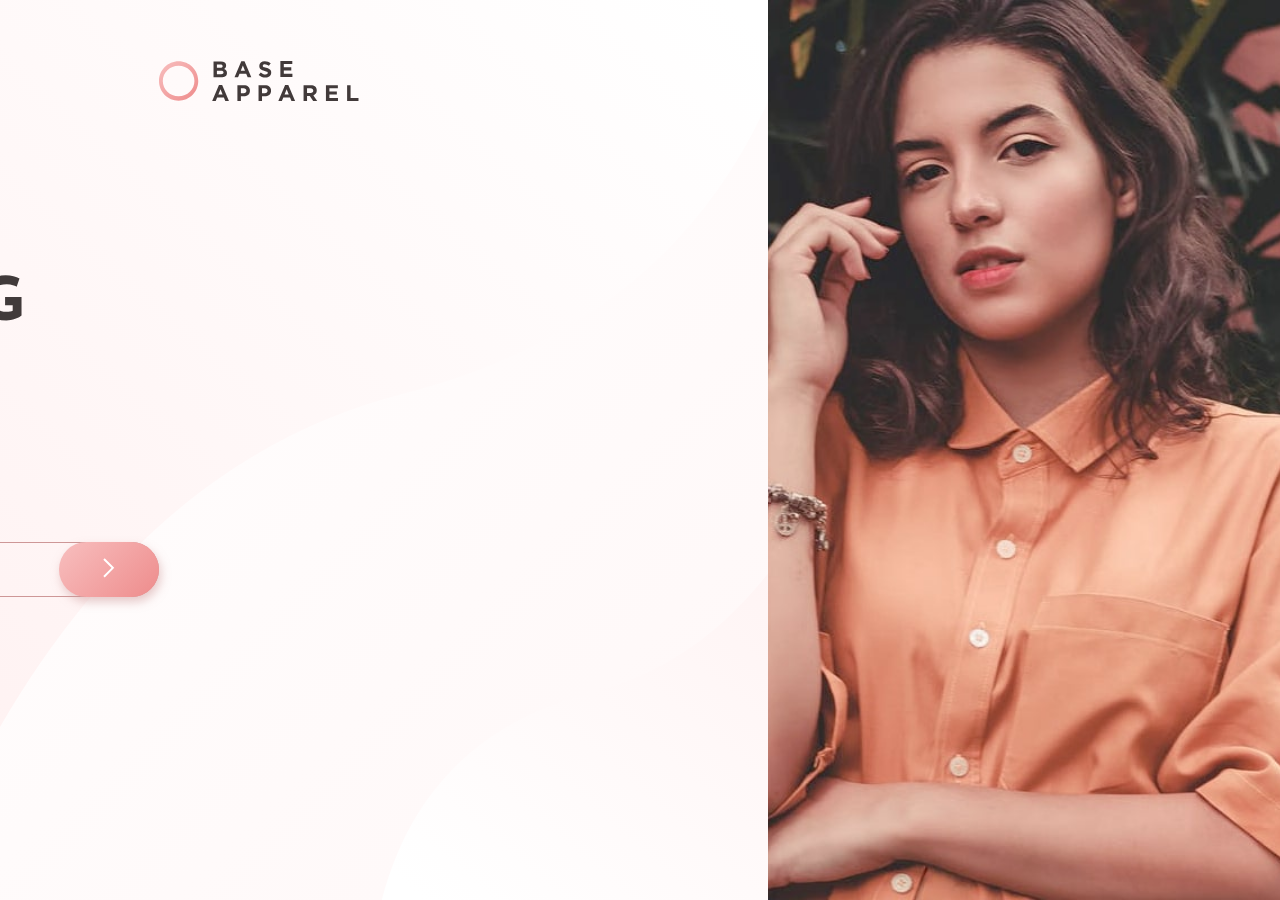
<file: base-apparel-coming-soon-master/index.html>
<!DOCTYPE html>
<html lang="en">
	<head>
		<meta charset="UTF-8" />
		<meta name="viewport" content="width=device-width, initial-scale=1.0" />

		<link
			rel="icon"
			type="image/png"
			sizes="32x32"
			href="./images/favicon-32x32.png"
		/>
		<link rel="stylesheet" href="style.css" />

		<title>Frontend Mentor | Base Apparel coming soon page</title>
	</head>
	<body>
		<div class="container">
			<div class="left">
				<div class="inner-container">
					<img class="logo" src="./images/logo.svg" alt="logo" />

					<img
						class="bg-mobile"
						src="./images/hero-mobile.jpg"
						alt="background mobile"
					/>
					<h1>
						<span>We're</span>
						<br />
						coming
						<br />
						soon
					</h1>

					<p>
						Hello fellow shoppers! We're currently building our new fashion
						store. Add your email below to stay up-to-date with announcements
						and our launch deals.
					</p>

					<form id="form">
						<input id="email" type="email" placeholder="Email Address" />
						<img class="error-icon" src="./images/icon-error.svg" alt="error" />
						<button>
							<img src="./images/icon-arrow.svg" alt="arrow" />
						</button>
						<small>Please provide a valid email</small>
					</form>
				</div>
			</div>

			<div class="right bg-image"></div>
		</div>

		<script src="script.js"></script>
	</body>
</html>
</file>
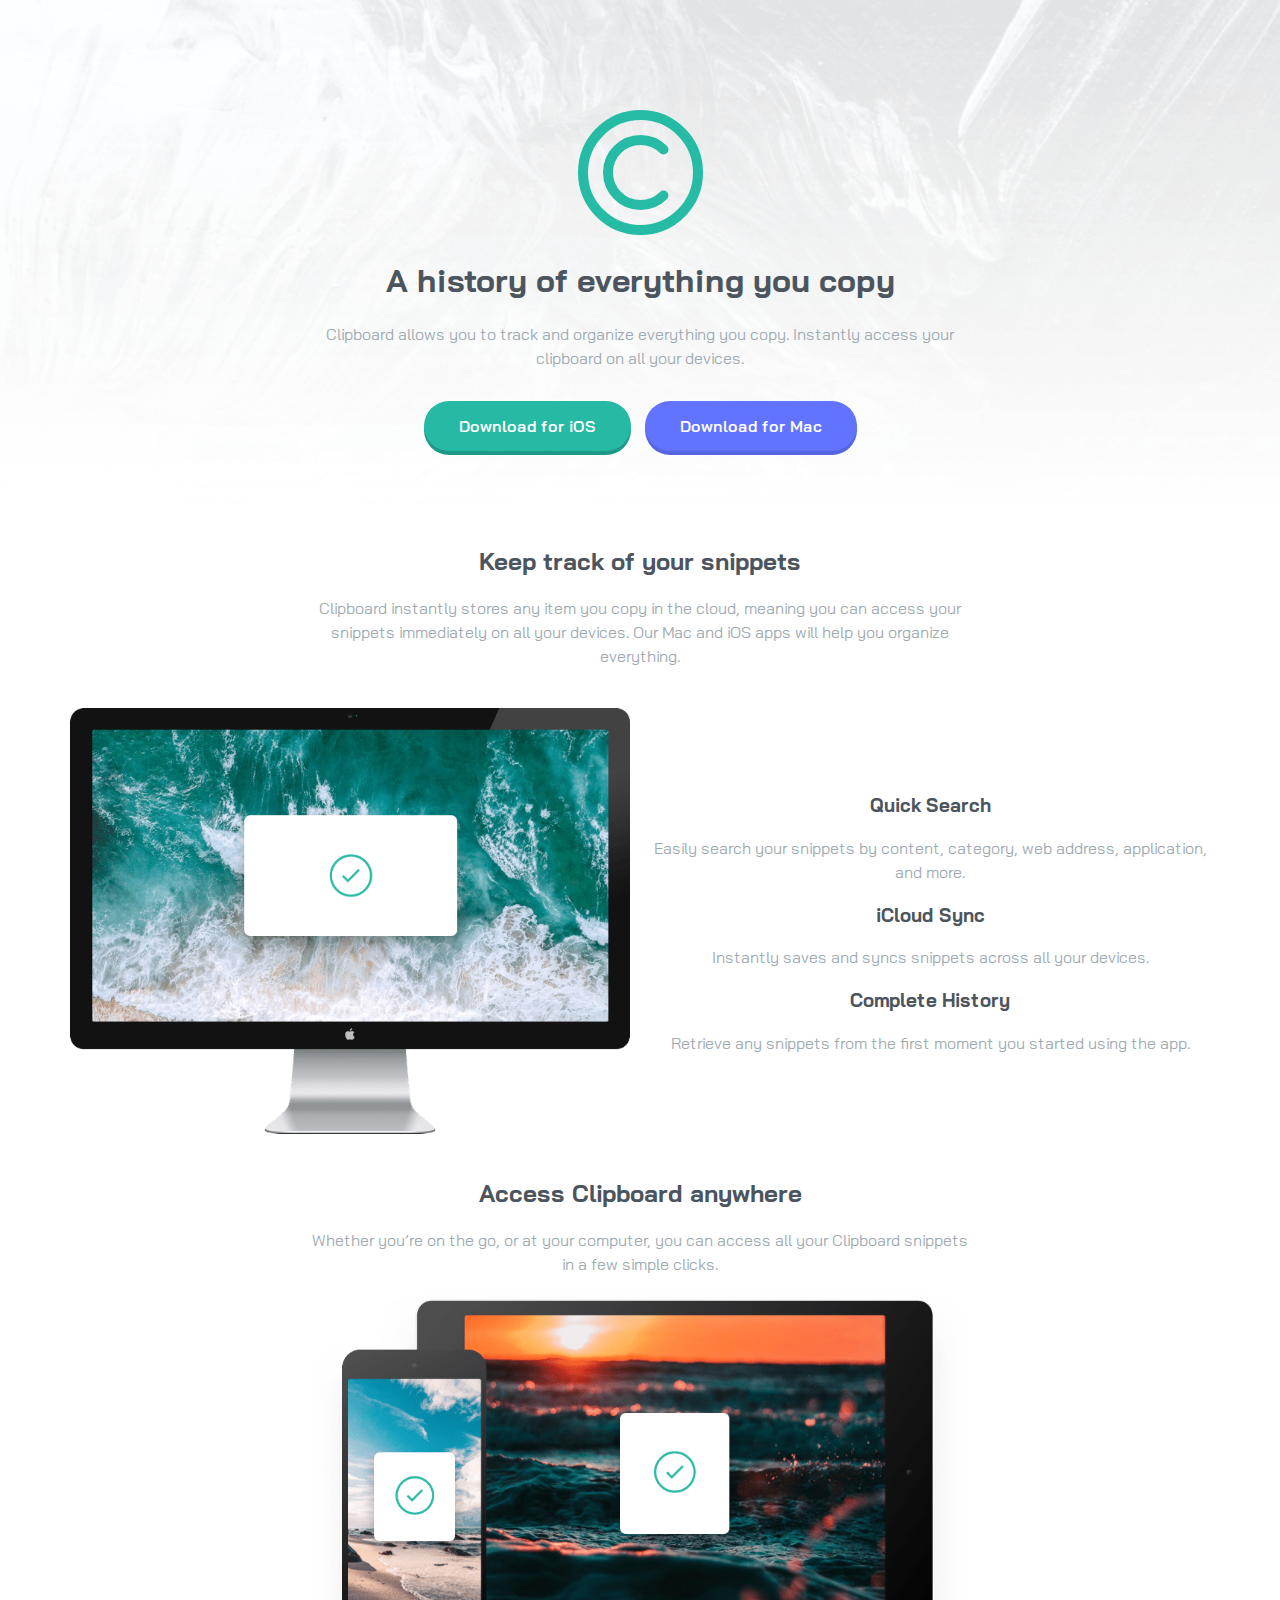
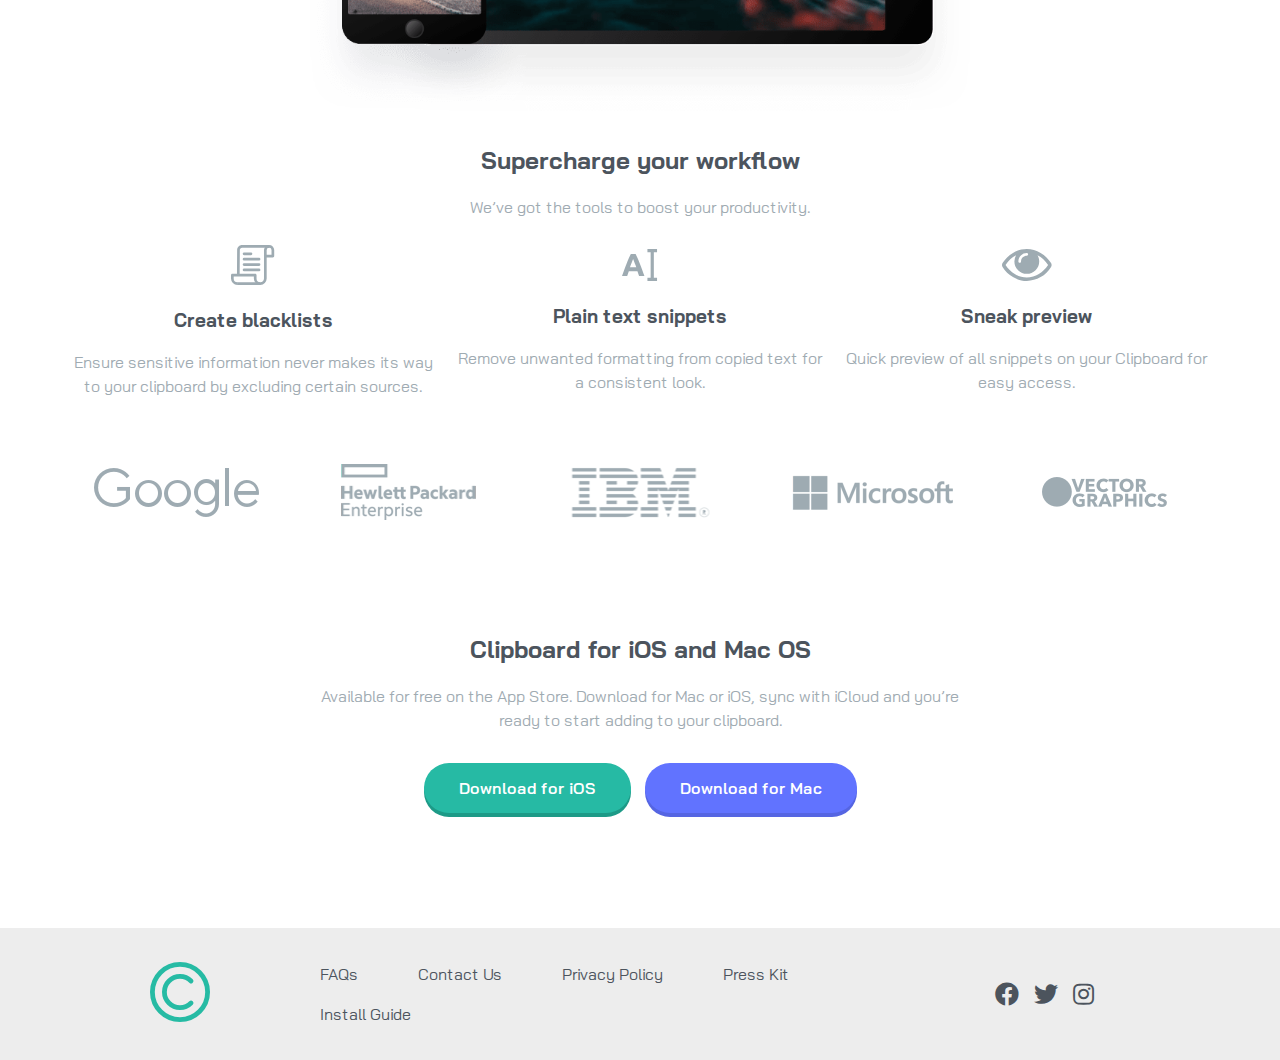
<file: clipboard-landing-page/index.html>
<!DOCTYPE html>
<html lang="en">
	<head>
		<meta charset="UTF-8" />
		<meta name="viewport" content="width=device-width, initial-scale=1.0" />
		<!-- displays site properly based on user's device -->

		<link
			rel="icon"
			type="image/png"
			sizes="32x32"
			href="./images/favicon-32x32.png"
		/>

		<title>Frontend Mentor | Clipboard landing page</title>
		<link
			rel="stylesheet"
			href="https://cdnjs.cloudflare.com/ajax/libs/font-awesome/5.13.0/css/all.min.css"
		/>

		<link rel="stylesheet" href="style.css" />
	</head>
	<body>
		<header>
			<div class="container container-small">
				<img src="./images/logo.svg" alt="logo" />
				<h1>
					A history of everything you copy
				</h1>
				<p>
					Clipboard allows you to track and organize everything you copy.
					Instantly access your clipboard on all your devices.
				</p>

				<div>
					<button class="btn btn-primary">
						Download for iOS
					</button>
					<button class="btn btn-secondary">
						Download for Mac
					</button>
				</div>
			</div>
		</header>

		<section class="container">
			<div class="container container-small">
				<h2>
					Keep track of your snippets
				</h2>
				<p>
					Clipboard instantly stores any item you copy in the cloud, meaning you
					can access your snippets immediately on all your devices. Our Mac and
					iOS apps will help you organize everything.
				</p>
			</div>

			<div class="flex">
				<div>
					<img src="./images/image-computer.png" alt="computer" />
				</div>

				<div>
					<h3>
						Quick Search
					</h3>
					<p>
						Easily search your snippets by content, category, web address,
						application, and more.
					</p>

					<h3>
						iCloud Sync
					</h3>
					<p>
						Instantly saves and syncs snippets across all your devices.
					</p>

					<h3>
						Complete History
					</h3>
					<p>
						Retrieve any snippets from the first moment you started using the
						app.
					</p>
				</div>
			</div>
		</section>

		<section class="container container-small">
			<h2>
				Access Clipboard anywhere
			</h2>
			<p>
				Whether you’re on the go, or at your computer, you can access all your
				Clipboard snippets in a few simple clicks.
			</p>

			<img src="./images/image-devices.png" alt="devices" />
		</section>

		<section class="container">
			<div>
				<h2>
					Supercharge your workflow
				</h2>
				<p>
					We’ve got the tools to boost your productivity.
				</p>
			</div>
			<div class="flex">
				<div>
					<img src="./images/icon-blacklist.svg" alt="list" />
					<h3>Create blacklists</h3>
					<p>
						Ensure sensitive information never makes its way to your clipboard
						by excluding certain sources.
					</p>
				</div>
				<div>
					<img src="./images/icon-text.svg" alt="text" />
					<h3>
						Plain text snippets
					</h3>
					<p>
						Remove unwanted formatting from copied text for a consistent look.
					</p>
				</div>
				<div>
					<img src="./images/icon-preview.svg" alt="preview" />
					<h3>
						Sneak preview
					</h3>
					<p>
						Quick preview of all snippets on your Clipboard for easy access.
					</p>
				</div>
			</div>
		</section>

		<section class="container flex">
			<div>
				<img src="./images/logo-google.png" alt="google" />
			</div>
			<div>
				<img src="./images/logo-hp.png" alt="hp" />
			</div>
			<div>
				<img src="./images/logo-ibm.png" alt="ibm" />
			</div>
			<div>
				<img src="./images/logo-microsoft.png" alt="microsoft" />
			</div>
			<div>
				<img src="./images/logo-vector-graphics.png" alt="vector graphics" />
			</div>
		</section>

		<section class="container container-small m4">
			<h2>
				Clipboard for iOS and Mac OS
			</h2>
			<p>
				Available for free on the App Store. Download for Mac or iOS, sync with
				iCloud and you’re ready to start adding to your clipboard.
			</p>
			<div>
				<button class="btn btn-primary">
					Download for iOS
				</button>
				<button class="btn btn-secondary">
					Download for Mac
				</button>
			</div>
		</section>

		<footer>
			<div class="container flex">
				<div>
					<img src="./images/logo.svg" alt="logo" />
				</div>
				<ul class="links">
					<li><a href="#">FAQs</a></li>
					<li><a href="#">Contact Us</a></li>
					<li><a href="#">Privacy Policy</a></li>
					<li><a href="#">Press Kit</a></li>
					<li><a href="#">Install Guide</a></li>
				</ul>
				<ul class="social">
					<li>
						<a href="#"><i class="fab fa-facebook"></i></a>
					</li>
					<li>
						<a href="#"><i class="fab fa-twitter"></i></a>
					</li>
					<li>
						<a href="#"><i class="fab fa-instagram"></i></a>
					</li>
				</ul>
			</div>
		</footer>
	</body>
</html>
</file>
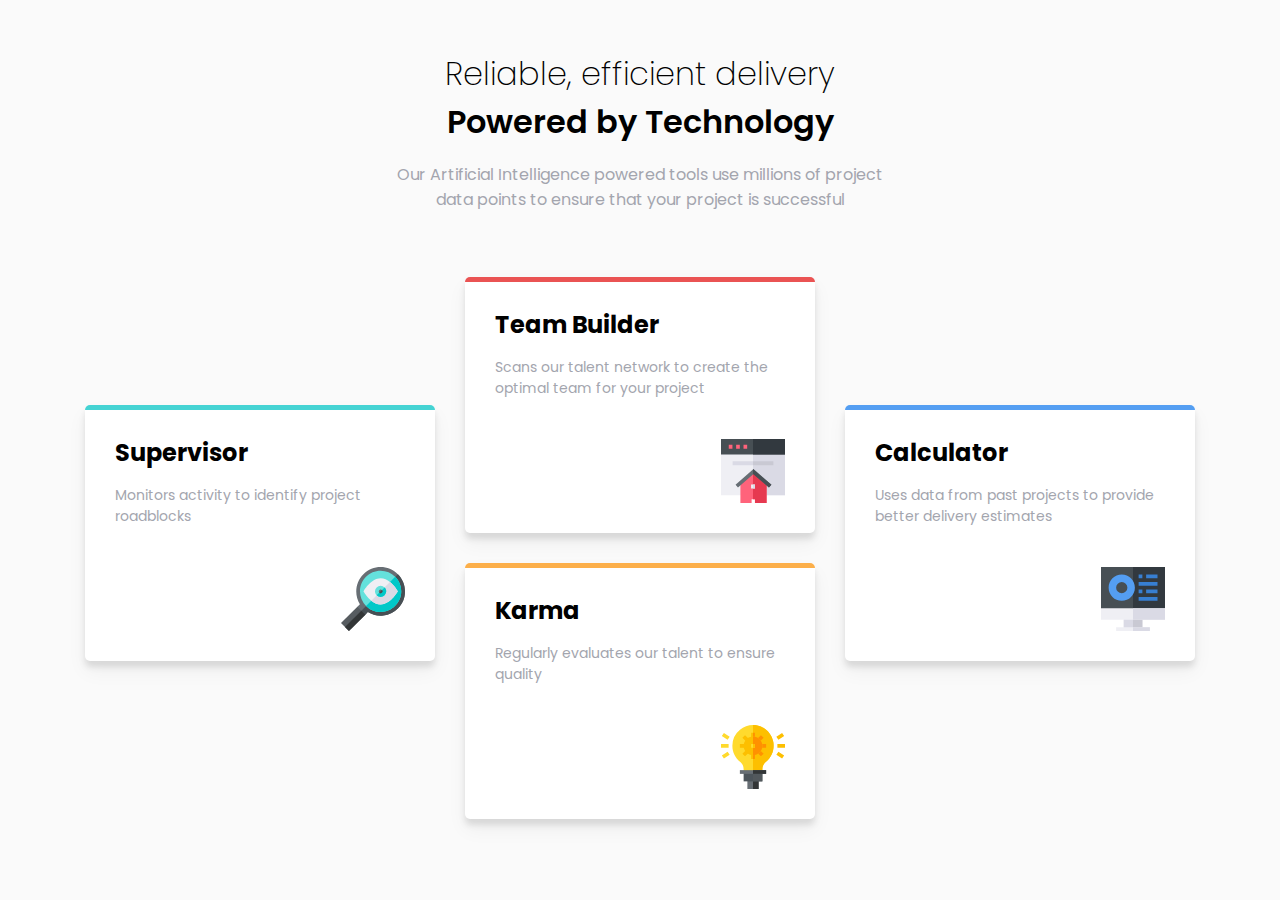
<file: four-card-feature-section-master/index.html>
<!DOCTYPE html>
<html lang="en">
	<head>
		<meta charset="UTF-8" />
		<meta name="viewport" content="width=device-width, initial-scale=1.0" />
		<link
			rel="icon"
			type="image/png"
			sizes="32x32"
			href="./images/favicon-32x32.png"
		/>
		<title>Frontend Mentor | Four card feature section</title>
		<link rel="stylesheet" href="style.css" />
	</head>
	<body>
		<header>
			<h1>
				Reliable, efficient delivery
				<span>Powered by Technology</span>
			</h1>
			<p>
				Our Artificial Intelligence powered tools use millions of project data
				points to ensure that your project is successful
			</p>
		</header>

		<div class="container">
			<div class="box box-cyan box-push">
				<h2>Supervisor</h2>
				<p>Monitors activity to identify project roadblocks</p>
				<img src="images/icon-supervisor.svg" alt="supervisor" />
			</div>

			<div class="box box-red">
				<h2>Team Builder</h2>
				<p>
					Scans our talent network to create the optimal team for your project
				</p>
				<img src="images/icon-team-builder.svg" alt="supervisor" />
			</div>

			<div class="box box-blue box-push">
				<h2>Calculator</h2>
				<p>Uses data from past projects to provide better delivery estimates</p>
				<img src="images/icon-calculator.svg" alt="supervisor" />
			</div>

			<div class="box box-orange">
				<h2>Karma</h2>
				<p>Regularly evaluates our talent to ensure quality</p>
				<img src="images/icon-karma.svg" alt="supervisor" />
			</div>
		</div>
	</body>
</html>
</file>
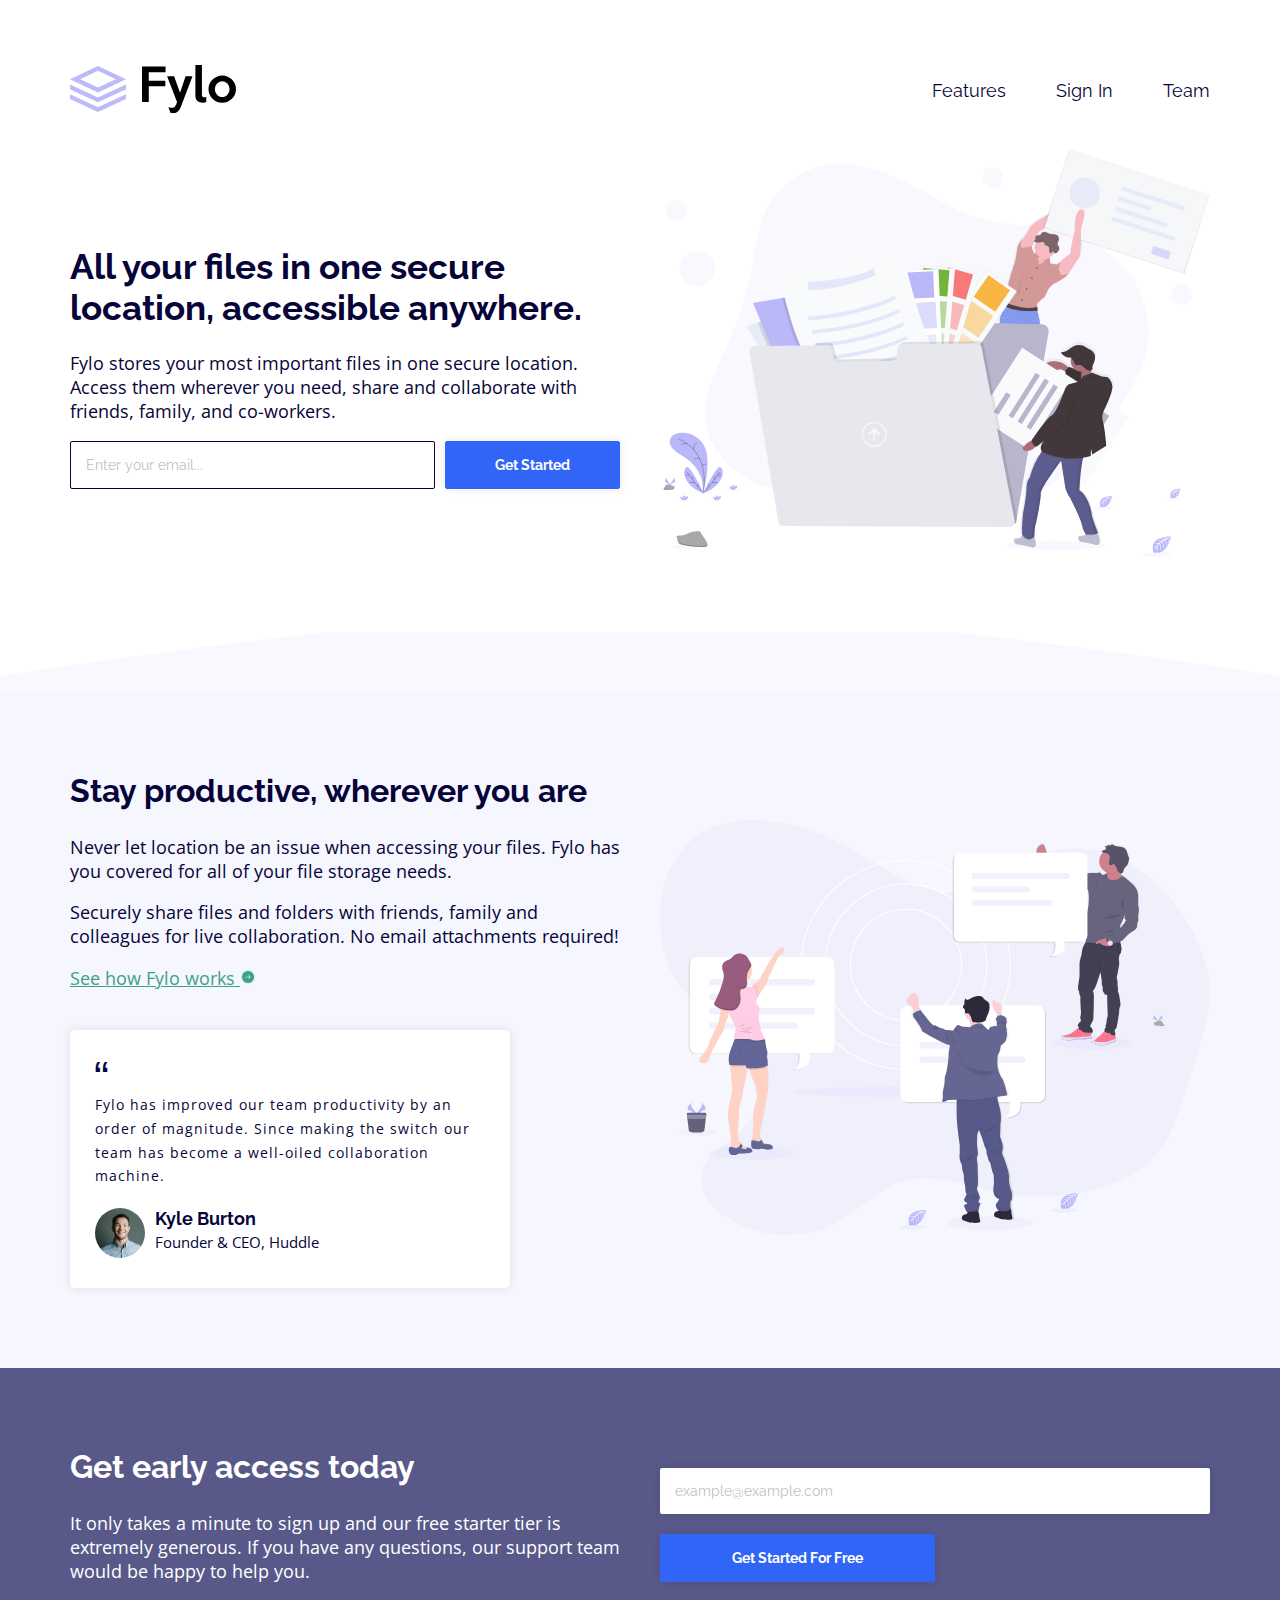
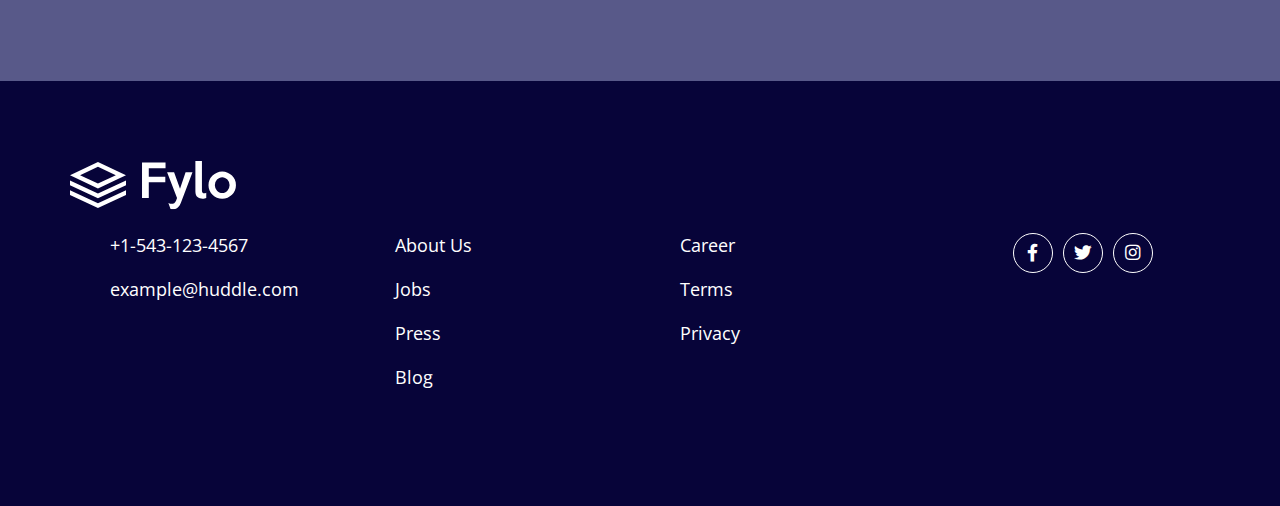
<file: fylo-landing-page/index.html>
<!DOCTYPE html>
<html lang="en">
	<head>
		<meta charset="UTF-8" />
		<meta name="viewport" content="width=device-width, initial-scale=1.0" />
		<!-- displays site properly based on user's device -->

		<link
			rel="icon"
			type="image/png"
			sizes="32x32"
			href="./images/favicon-32x32.png"
		/>

		<title>Frontend Mentor | Fylo landing page with two column layout</title>

		<link
			rel="stylesheet" href="https://cdnjs.cloudflare.com/ajax/libs/font-awesome/5.12.1/css/all.min.css"/>
		<link rel="stylesheet" href="./style.css" />
	</head>

	<body>
		<header>
			<div class="container">
				<nav>
					<img src="./images/logo.svg" alt="logo" />
					<ul>
						<li>
							<a href="#"> Features </a>
						</li>
						<li>
							<a href="#"> Sign In </a>
						</li>
						<li> 
							<a href="#"> Team </a>
						</li>
					</ul>
				</nav>

				<div class="flex">
					<div>
						<h1>
							All your files in one secure location, accessible anywhere.
						</h1>
						<p>
							Fylo stores your most important files in one secure location.
							Access them wherever you need, share and collaborate with friends,
							family, and co-workers.
						</p>
						<form>
							<input type="email" placeholder="Enter your email..." />
							<button>
								Get Started
							</button>
						</form>
					</div>
					<div>
						<img class="illustration" src="./images/illustration-1.svg" alt="header-img" />
					</div>
				</div>
			</div>
		</header>

		<section class="light-blueish">
			<div class="container">
				<div class="flex">
					<div>
						<h2>Stay productive, wherever you are</h2>
						<p>
							Never let location be an issue when accessing your files. Fylo has
							you covered for all of your file storage needs.
						</p>
						<p>
							Securely share files and folders with friends, family and
							colleagues for live collaboration. No email attachments required!
						</p>

						<a class="green" href="#">
							See how Fylo works
							<img src="./images/icon-arrow.svg" alt="arrow" />
						</a>

						<div class="testimonial-box">
							<img src="./images/icon-quotes.svg" alt="quote" />
							<p>
								Fylo has improved our team productivity by an order of
								magnitude. Since making the switch our team has become a
								well-oiled collaboration machine.
							</p>
							<div class="user-info">
								<div>
									<img src="./images/avatar-testimonial.jpg" alt="user" />
								</div>
								<div>
									<h4>
										Kyle Burton
									</h4>
									<small>
										Founder & CEO, Huddle
									</small>
								</div>
							</div>
						</div>
					</div>
					<div>
						<img class="illustration" src="./images/illustration-2.svg" alt="section-img" />
					</div>
				</div>
			</div>
		</section>

		<section class="blueish">
			<div class="container">
				<div class="flex">
					<div>
						<h2>
							Get early access today
						</h2>
						<p>
							It only takes a minute to sign up and our free starter tier is
							extremely generous. If you have any questions, our support team
							would be happy to help you.
						</p>
					</div>
					<div>
						<form>
							<input type="email" placeholder="example@example.com" />
							<button>
								Get Started For Free
							</button>
						</form>
					</div>
				</div>
			</div>
		</section>

		<footer>
			<div class="container">
				<img src="./images/logo white.svg" alt="logo" />

				<div class="flex align-start">
					<ul>
						<li>
							+1-543-123-4567
						</li>
						<li>
							example@huddle.com
						</li>
					</ul>
					<ul>
						<li>
							About Us
						</li>
						<li>
							Jobs
						</li>
						<li>
							Press
						</li>
						<li>
							Blog
						</li>
					</ul>

					<ul>
						<li>
							Career
						</li>
						<li>
							Terms
						</li>
						<li>
							Privacy
						</li>
					</ul>

					<ul class="social-media">
						<li>
							<a class="circle" href="#">
								<i class="fab fa-facebook-f"></i>
							</a>
						</li>
						<li>
							<a class="circle" href="#">
								<i class="fab fa-twitter"></i>
							</a>
						</li>
						<li>
							<a class="circle" href="#">
								<i class="fab fa-instagram"></i>
							</a>
						</li>
					</ul>
				</div>
			</div>
		</footer>
	</body>
</html>
</file>
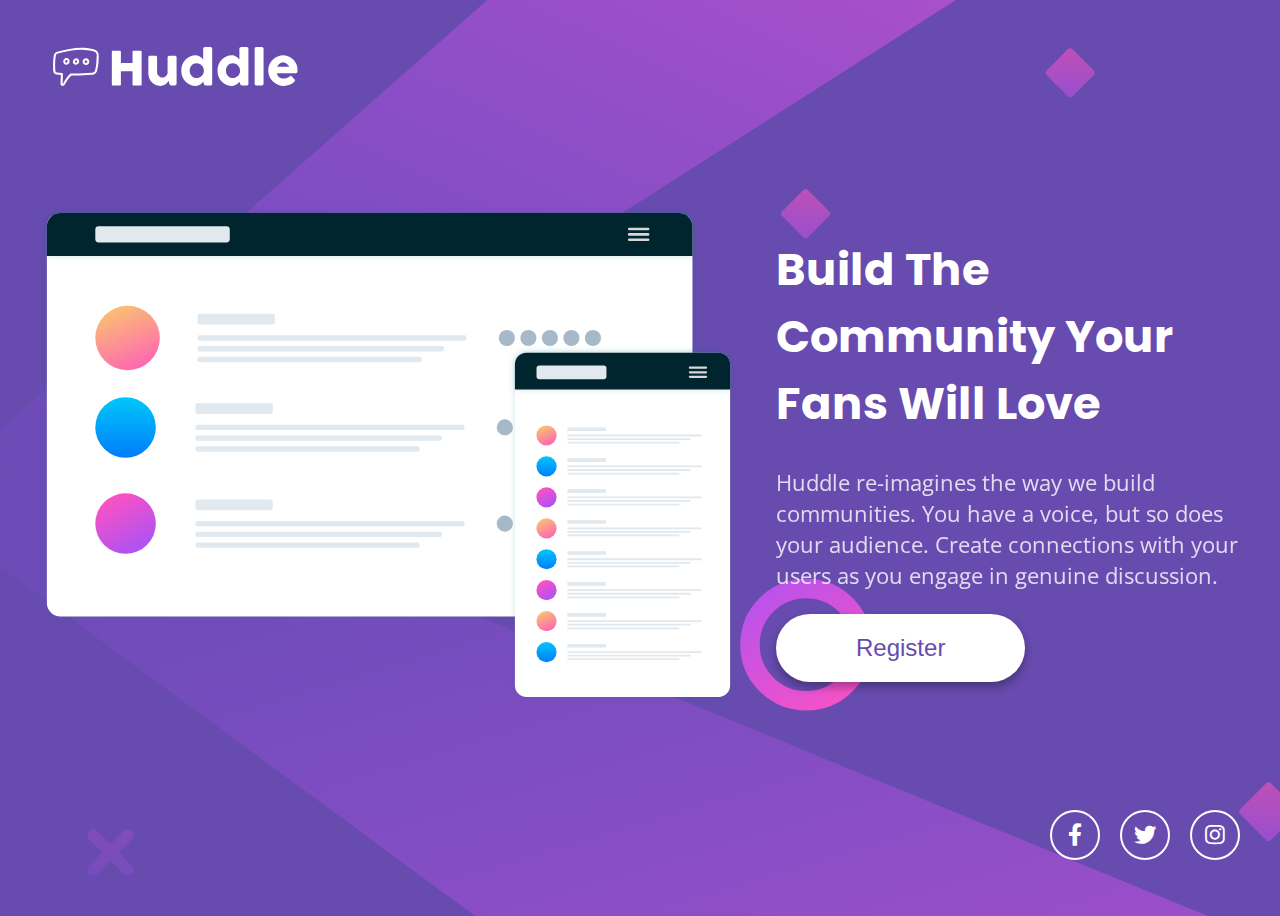
<file: huddle-simple-landing/index.html>
<!DOCTYPE html>
<html lang="en">
	<head>
		<meta charset="UTF-8" />
		<meta name="viewport" content="width=device-width, initial-scale=1.0" />
		<!-- displays site properly based on user's device -->

		<link
			rel="icon"
			type="image/png"
			sizes="32x32"
			href="./images/favicon-32x32.png"
		/>

		<title>
			Frontend Mentor | Huddle landing page with single introductory section
		</title>

		<link
			rel="stylesheet"
			href="https://cdnjs.cloudflare.com/ajax/libs/font-awesome/5.12.1/css/all.min.css"
		/>
		<link rel="stylesheet" href="style.css" />
	</head>
	<body>
		<div class="container">
			<img src="./images/logo.svg" alt="logo" />

			<div class="flex">
				<div>
					<img src="./images/illustration-mockups.svg" alt="illustration" />
				</div>

				<div>
					<h1>Build The Community Your Fans Will Love</h1>
					<p>
						Huddle re-imagines the way we build communities. You have a voice,
						but so does your audience. Create connections with your users as you
						engage in genuine discussion.
					</p>
					<button>Register</button>
				</div>
			</div>

			<ul class="social-links">
				<li>
					<a href="#">
						<i class="fab fa-facebook-f"></i>
					</a>
				</li>
				<li>
					<a href="#">
						<i class="fab fa-twitter"></i>
					</a>
				</li>
				<li>
					<a href="#">
						<i class="fab fa-instagram"></i>
					</a>
				</li>
			</ul>
		</div>
	</body>
</html>
</file>
<file: base-apparel-coming-soon-master/style.css>
@import url('https://fonts.googleapis.com/css?family=Josefin+Sans:200,400,600&display=swap');
* {
	box-sizing: border-box;
}

body {
	background-image: linear-gradient(
		135deg,
		hsl(0, 0%, 100%),
		hsl(0, 100%, 98%)
	);
	font-family: 'Josefin Sans', sans-serif;
	margin: 0;
}

.container {
	display: flex;
	min-height: 100vh;
}

.left {
	background-image: url('./images/bg-pattern-desktop.svg');
	background-size: cover;
	background-position: center center;
	padding: 0 40px 40px;
	width: 60%;
}

.inner-container {
	max-width: 450px;
	margin: auto;
}

.right {
	width: 40%;
}

.bg-image {
	background-image: url('./images/hero-desktop.jpg');
	background-size: cover;
	background-position: center center;
}

.logo {
	margin: 60px 0;
	width: 200px;
}

.bg-mobile {
	display: none;
}

h1 {
	color: hsl(0, 6%, 24%);
	font-size: 60px;
	letter-spacing: 10px;
	line-height: 1.1;
	margin-bottom: 0;
	transform: translateX(-100%);
	text-transform: uppercase;
	animation: comeinleft 0.5s ease forwards;
}

h1 span {
	color: hsl(0, 36%, 70%);
	font-weight: 200;
}

p {
	color: hsl(0, 36%, 70%);
	line-height: 26px;
	margin: 30px 0;
	transform: translateX(100%);
	opacity: 0;
	animation: comeinright 0.5s ease forwards;
}

form {
	position: relative;
	transform: translateX(-100%);
	animation: comeinleft 0.5s ease forwards;
}

input {
	background-color: transparent;
	border: 1px solid hsl(0, 36%, 70%);
	border-radius: 50px;
	font-size: 16px;
	padding: 15px 30px;
	height: 55px;
	width: 100%;
}

input:focus {
	border-width: 2px;
	box-shadow: 0px 0px 10px hsla(0, 36%, 70%, 0.5);
	outline: none;
}

input::placeholder {
	color: hsl(0, 36%, 70%);
}

form.error input {
	border: 2px solid hsl(0, 93%, 68%);
}

button {
	background-image: linear-gradient(135deg, hsl(0, 80%, 86%), hsl(0, 74%, 74%));
	box-shadow: 2px 5px 10px hsla(0, 36%, 70%, 0.5);
	border: none;
	border-radius: 50px;
	cursor: pointer;
	padding: 15px;
	position: absolute;
	top: 0;
	right: 0;
	transition: opacity 0.2s ease;
	height: 55px;
	width: 100px;
}

button:hover {
	opacity: 0.6;
}

.error-icon {
	display: none;
	position: absolute;
	top: 15px;
	right: 110px;
}

form.error .error-icon {
	display: block;
}

small {
	color: hsl(0, 93%, 68%);
	display: none;
	margin-top: 15px;
	margin-left: 30px;
}

form.error small {
	display: block;
}

/* Animations */
@keyframes comeinleft {
	to {
		transform: translateX(0);
	}
}

@keyframes comeinright {
	to {
		opacity: 1;
		transform: translateX(0);
	}
}

@media screen and (max-width: 600px) {
	.logo {
		margin: 30px 0;
		width: 100px;
	}

	.bg-mobile {
		display: block;
		margin-left: -40px;
		margin-right: -40px;
		width: calc(100% + 80px);
	}

	h1 {
		font-size: 40px;
	}

	.left {
		width: 100%;
	}

	.right {
		display: none;
	}
}
</file>
<file: clipboard-landing-page/style.css>
@import url('https://fonts.googleapis.com/css2?family=Bai+Jamjuree:wght@400;600&display=swap');

* {
	box-sizing: border-box;
}

:root {
	--strong-cyan: hsl(171, 66%, 44%);
	--light-blue: hsl(233, 100%, 69%);
	--dark-grayish-blue: hsl(210, 10%, 33%);
	--grayish-blue: hsl(201, 11%, 66%);
}

body {
	color: var(--dark-grayish-blue);
	font-family: 'Bai Jamjuree', sans-serif;
	margin: 0;
	text-align: center;
}

header {
	background-image: url('./images/bg-header-desktop.png');
	background-repeat: no-repeat;
	background-size: cover;
	padding: 80px 0 20px;
}

img {
	max-width: 100%;
}

p {
	color: var(--grayish-blue);
	line-height: 1.5;
}

.container {
	padding: 0 20px;
	margin: 30px auto;
	max-width: 100%;
	width: 1200px;
}

.container-small {
	width: 700px;
}

section {
	padding: 30px 0;
}

.flex {
	display: flex;
	align-items: center;
	justify-content: center;
	flex-wrap: wrap;
}

.flex > * {
	flex: 1;
	padding: 10px;
}

.m4 {
	margin: 100px auto;
}

.btn {
	border: none;
	border-radius: 50px;
	color: #fff;
	font-family: 'Bai Jamjuree', sans-serif;
	font-size: 16px;
	font-weight: 600;
	padding: 15px 35px;
	margin: 15px 5px;
}

.btn-primary {
	background-color: var(--strong-cyan);
	box-shadow: 0 4px hsl(171, 68%, 36%);
}

.btn-secondary {
	background-color: var(--light-blue);
	box-shadow: 0 4px hsl(233, 71%, 61%);
}

footer {
	background-color: hsl(0, 0%, 93%);
}

footer img {
	width: 60px;
}

footer ul {
	display: flex;
	flex-wrap: wrap;
	padding: 0;
	list-style-type: none;
}

footer .container {
	margin-bottom: 0;
}

footer ul a {
	color: var(--dark-grayish-blue);
	text-decoration: none;
}

footer .links {
	flex: 3;
}

footer .links li {
	padding: 10px;
	margin-right: 40px;
}

footer .social li {
	margin: 0 5px;
}

footer .social a {
	font-size: 24px;
	margin-right: 5px;
}

@media (max-width: 768px) {
	.flex {
		flex-direction: column;
	}

	footer .links {
		flex-direction: column;
	}

	footer .links li {
		padding: 10px;
		margin-right: 0;
	}
}
</file>
<file: four-card-feature-section-master/style.css>
@import url('https://fonts.googleapis.com/css?family=Poppins:200,400,600&display=swap');

* {
	box-sizing: border-box;
}

body {
	background-color: hsl(0, 0%, 98%);
	font-family: 'Poppins', sans-serif;
}

header {
	margin: 50px auto;
	max-width: 500px;
	text-align: center;
}

h1 {
	font-weight: 200;
	margin: 0;
}

h1 span {
	font-weight: 600;
}

p {
	color: hsl(229, 6%, 66%);
}

.container {
	display: flex;
	flex-wrap: wrap;
	justify-content: center;
	margin: 0 auto;
	max-width: 1140px;
}

.box {
	background-color: #fff;
	box-shadow: 0 10px 20px rgba(0, 0, 0, 0.05), 0 6px 6px rgba(0, 0, 0, 0.1);
	border-radius: 5px;
	padding: 30px;
	position: relative;
	overflow: hidden;
	margin: 15px;
	width: 350px;
}

.box::after {
	content: '';
	position: absolute;
	top: 0;
	left: 0;
	height: 5px;
	width: 100%;
}

.box-red::after {
	background-color: hsl(0, 78%, 62%);
}

.box-cyan::after {
	background-color: hsl(180, 62%, 55%);
}

.box-orange::after {
	background-color: hsl(34, 97%, 64%);
}

.box-blue::after {
	background-color: hsl(212, 86%, 64%);
}

.box-push {
	transform: translateY(50%);
}

.box h2 {
	margin: 0;
}

.box p {
	font-size: 14px;
	margin: 15px 0 40px;
}

.box img {
	display: block;
	margin-left: auto;
}

footer {
	text-align: center;
}

@media (max-width: 775px) {
	.box-push {
		transform: translateY(0);
	}
}
</file>
<file: fylo-landing-page/style.css>
@import url('https://fonts.googleapis.com/css?family=Open+Sans|Raleway:400,700&display=swap');

* {
	box-sizing: border-box;
}

body {
	color: hsl(243, 87%, 12%);
	font-family: 'Open Sans', sans-serif;
	font-size: 1.1em;
	margin: 0;
}

a {
	color: #3da08f;
}

img {
	max-width: 100%;
}

h1,
h2,
h4 {
	font-family: 'Raleway', sans-serif;
}

h2 {
	font-size: 1.8em;
	margin-top: 0;
}

.container {
	padding: 30px;
	margin: 0 auto;
	max-width: 100%;
	width: 1200px;
}

.flex {
	display: flex;
	align-items: center;
	flex-wrap: wrap;
}

.align-start {
	align-items: flex-start;
}

.flex > div,
.flex > ul {
	flex: 1;
}

.flex > div:first-child {
	margin-right: 20px;
}

.flex > div:last-child {
	margin-left: 20px;
}

/* Nav styling */
nav {
	display: flex;
	align-items: center;
	justify-content: space-between;
	margin: 30px 0;
}

nav ul {
	display: flex;
	padding: 0;
	list-style-type: none;
}

nav ul li {
	margin-left: 50px;
}

nav ul a {
	color: hsl(243, 87%, 12%);
	font-family: 'Raleway', sans-serif;
	text-decoration: none;
}

/* Form Section */
form {
	display: flex;
}

input {
	border: 1px solid hsl(243, 87%, 12%);
	border-radius: 2px;
	font-family: 'Raleway', sans-serif;
	font-size: 14px;
	flex: 0.7;
	padding: 15px;
}

input::placeholder {
	color: hsl(0, 0%, 75%);
}

button {
	border: 1px solid hsl(224, 93%, 58%);
	background-color: hsl(224, 93%, 58%);
	border-radius: 2px;
	box-shadow: 0 0 10px rgba(0, 0, 0, 0.1);
	color: #fff;
	font-family: 'Raleway', sans-serif;
	font-weight: 700;
	font-size: 14px;
	flex: 0.3;
	padding: 15px;
	margin-left: 10px;
}

.light-blueish {
	background-color: hsl(240, 75%, 98%);
	margin-top: 100px;
	position: relative;
	padding: 50px 0;
}

.light-blueish::before {
	content: '';
	background-image: url('./images/bg-curve-desktop.svg');
	background-size: cover;
	background-position: center center;
	position: absolute;
	top: -60px;
	left: 0;
	height: 60px;
	width: 100%;
}

/* Testimonial */
.testimonial-box {
	background-color: #fff;
	box-shadow: 0 0 10px rgba(0, 0, 0, 0.1);
	border-radius: 5px;
	padding: 25px;
	margin-top: 40px;
	width: 80%;
}

.testimonial-box p {
	font-size: 14px;
	letter-spacing: 1px;
	line-height: 1.7;
}

.user-info {
	display: flex;
	margin-top: 20px;
}

.user-info img {
	border-radius: 50%;
	height: 50px;
	margin-right: 10px;
	width: 50px;
}

.user-info h4 {
	font-weight: 700;
	margin: 0;
}

/* Blueish */
.blueish {
	background-color: hsl(238, 22%, 44%);
	color: #fff;
	padding: 50px 0;
}

.blueish form {
	flex-direction: column;
}

.blueish form input {
	box-shadow: 0 0 10px rgba(0, 0, 0, 0.1);
	border: none;
	flex: 1;
}

.blueish form button {
	margin: 20px 0 0;
	width: 50%;
}

/* Footer styling */
footer {
	background-color: hsl(243, 87%, 12%);
	color: #fff;
	padding: 50px 0;
}

footer ul {
	list-style-type: none;
}

footer ul li {
	margin-bottom: 20px;
}

footer .social-media {
	display: flex;
	align-items: center;
	justify-content: center;
}

footer .circle {
	border: 1px solid #fff;
	border-radius: 50%;
	color: #fff;
	display: inline-flex;
	align-items: center;
	justify-content: center;
	margin-right: 10px;
	height: 40px;
	width: 40px;
	text-decoration: none;
}

footer p {
	text-align: right;
}

@media screen and (max-width: 768px) {
	body {
		text-align: center;
	}

	nav {
		flex-direction: column;
		margin: 10px 0;
	}

	nav ul li {
		margin: 10px 20px;
	}

	.light-blueish::before {
		background-image: url('./images/bg-curve-mobile.svg');
		height: 80px;
	}

	.flex {
		flex-direction: column;
	}

	.flex > div {
		width: 100%;
	}

	.flex > div:first-child {
		margin-right: 0;
	}

	.flex > div:last-child {
		margin-left: 0;
	}

	.testimonial-box {
		width: 100%;
	}

	.blueish form input {
		flex: 1;
	}

	.blueish form button {
		margin: 20px 0;
		width: 100%;
	}

	.illustration {
		margin-top: 30px;
	}

	.user-info {
		justify-content: center;
	}

	footer ul {
		padding: 0;
		width: 100%;
	}
}
</file>
<file: huddle-simple-landing/style.css>
@import url('https://fonts.googleapis.com/css?family=Open+Sans|Poppins:400,700&display=swap');

* {
	box-sizing: border-box;
}

body {
	background-image: url('./images/bg-desktop.svg');
	background-repeat: no-repeat;
	background-size: cover;
	background-color: hsl(257, 40%, 49%);
	color: #fff;
	display: flex;
	font-family: 'Open sans', sans-serif;
	font-size: 1.4em;
	align-items: center;
	justify-content: center;
	min-height: 100vh;
}

h1 {
	font-family: 'Poppins', sans-serif;
}

p {
	opacity: 0.8;
}

img {
	max-width: 100%;
}

.container {
	margin: auto;
	max-width: 100%;
	width: 1200px;
}

.flex {
	display: flex;
	margin: 100px 0;
}

.flex > div:first-child {
	flex: 0.6;
	margin-right: 20px;
}

.flex > div:last-child {
	flex: 0.4;
	margin-left: 20px;
}

button {
	background-color: #fff;
	border-radius: 50px;
	border: none;
	box-shadow: 0 5px 10px rgba(0, 0, 0, 0.3);
	color: hsl(257, 40%, 49%);
	font-size: 24px;
	padding: 20px 80px;
}

.social-links {
	display: flex;
	justify-content: flex-end;
	padding: 0;
	list-style-type: none;
}

.social-links a {
	border-radius: 50%;
	border: 2px solid #fff;
	color: #fff;
	display: inline-flex;
	align-items: center;
	justify-content: center;
	margin-left: 20px;
	height: 50px;
	width: 50px;
	text-decoration: none;
}

@media screen and (max-width: 768px) {
	.flex {
		flex-direction: column;
		margin: 50px 0;
	}

	.flex > div:first-child {
		flex: 1;
		margin-right: 0;
	}

	.flex > div:last-child {
		flex: 1;
		margin-left: 0;
		text-align: center;
	}

	.social-links {
		justify-content: center;
	}
}
</file>
